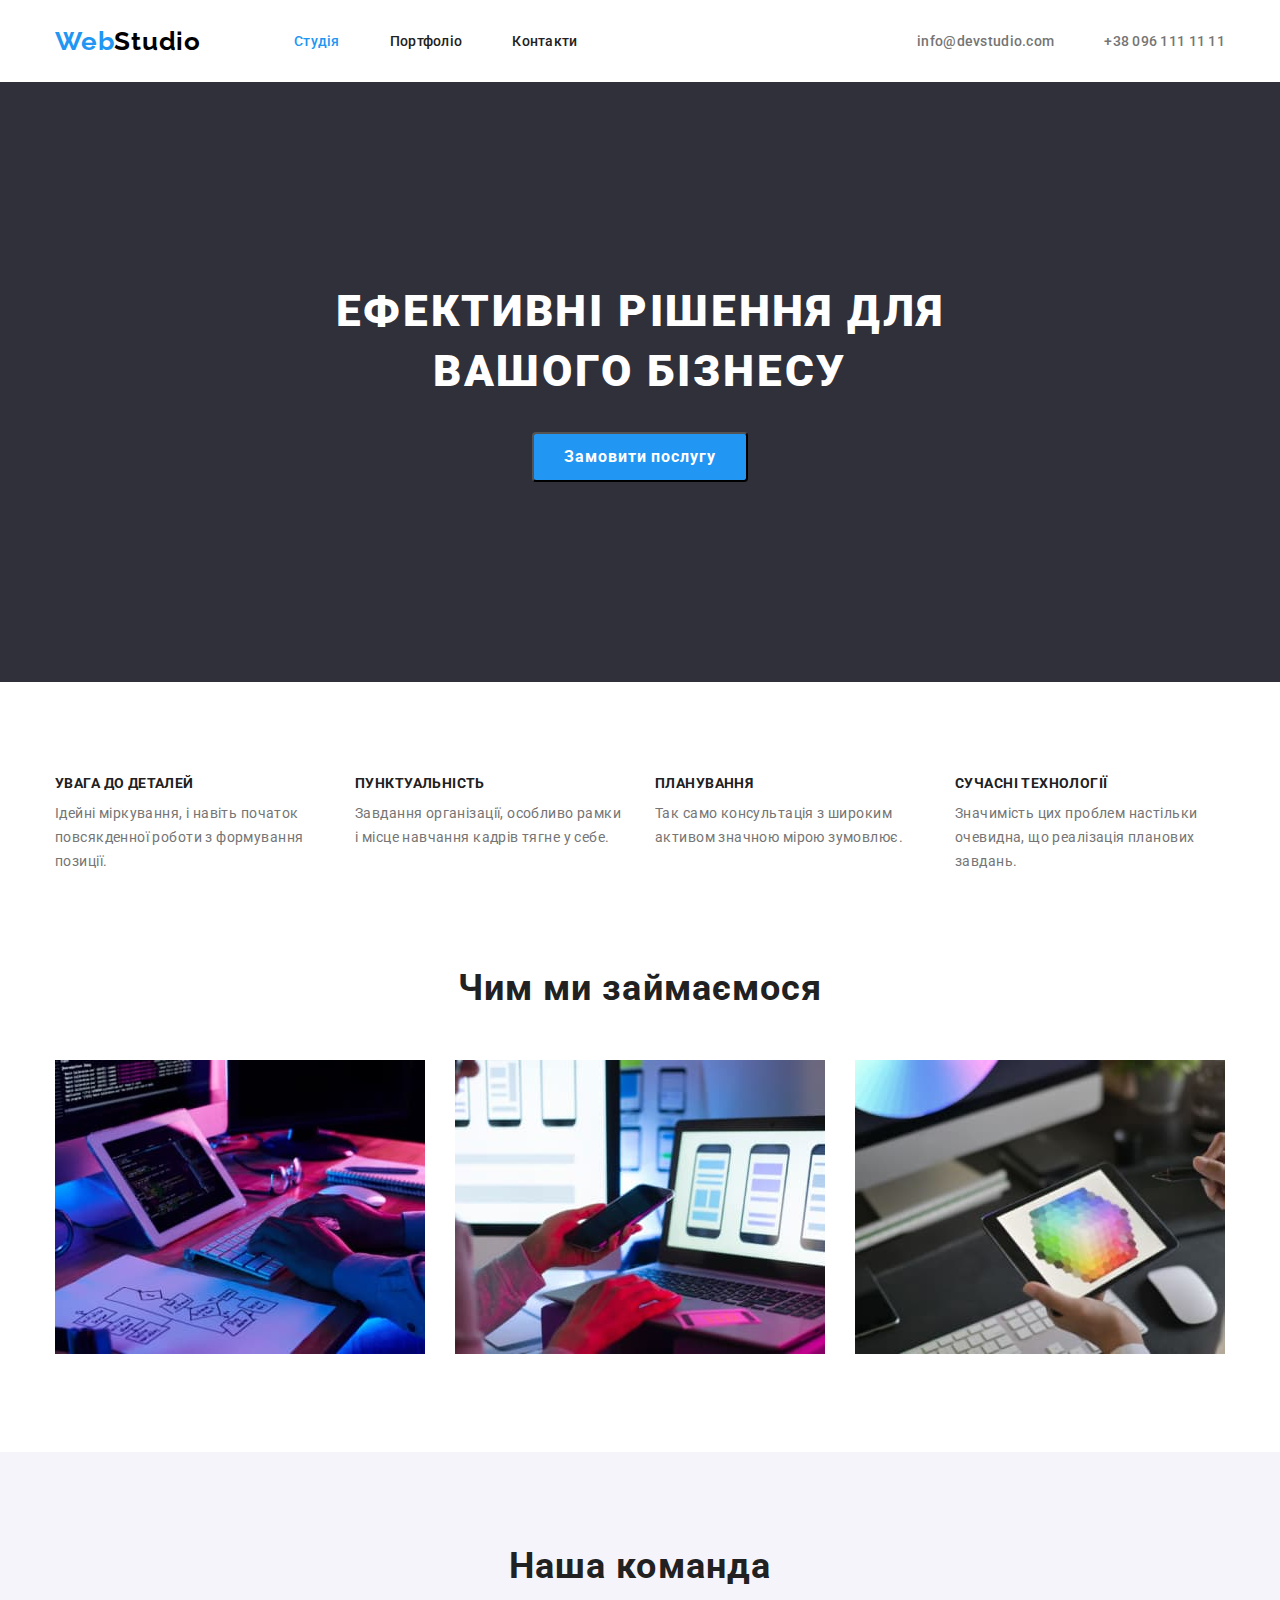
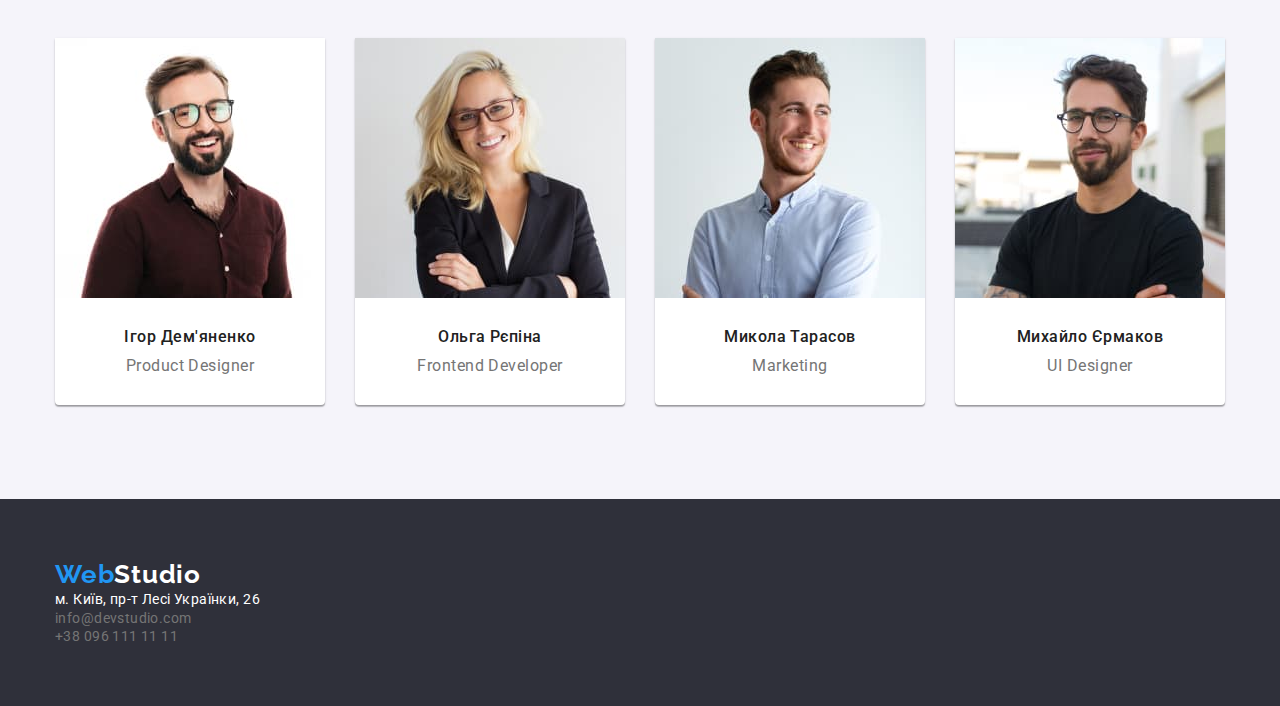
<file: index.html>
<!DOCTYPE html>
<html lang="uk">
    <head>
        <meta charset="UTF-8">
        <meta http-equiv="X-UA-Compatible" content="IE=edge">
        <meta name="viewport" content="width=device-width, initial-scale=1.0">
        <title>Document</title>
        <link rel="preconnect" href="https://fonts.googleapis.com">
        <link rel="preconnect" href="https://fonts.gstatic.com" crossorigin>
        <link href="https://fonts.googleapis.com/css2?family=Raleway:wght@700&family=Roboto:wght@400;500;700;900&display=swap"
            rel="stylesheet">
        <link rel="stylesheet" href="https://cdnjs.cloudflare.com/ajax/libs/modern-normalize/1.1.0/modern-normalize.min.css">
        <link rel="stylesheet" href="./css/styles.css">
    </head>
    
    <body>
        <!--  ----------------HEADER-------------------- -->
        <header class="header">
            <div class="container">
                <nav class="header-nav">
                    <a href="./index.html" class="header-logo"><span class="logo-part">Web</span>Studio</a>
                    <ul class="header-list">
                        <li class="header-item"><a href="./index.html" class="link current">Студія</a></li>
                        <li class="header-item"><a href="./portfolio.html" class="link">Портфоліо</a></li>
                        <li class="header-item"><a href="" class="link">Контакти</a></li>
                    </ul>
                </nav>
                <ul class="header-contacts">
                    <li><a href="mailto:info@devstudio.com" class="link mail">info@devstudio.com</a></li>
                    <li><a href="tel:+380961111111" class="link tel-link">+38 096 111 11 11</a></li>
                </ul>
            </div>
        </header>
        <main>
            <!-- ----------------ORDER SECTION-------------------- -->
            <section class="order">
                <h1 class="order-title">Ефективні рішення для вашого бізнесу</h1>
                <button type="button" class="btn">Замовити послугу</button>
            </section>
            <!-- -----------------FEATURES SECTION--------------  -->
            <section class="features">
                <div class="container">
                    <h2 class="visually-hidden">наші особливості</h2>
                    <ul class="features-list">
                        <li class="features-item">
                            <h3 class="title">увага до деталей</h3>
                            <p class="text">Ідейні міркування, і навіть початок повсякденної роботи з формування позиції.</p>
                        </li>
                        <li class="features-item">
                            <h3 class="title">пунктуальність</h3>
                            <p class="text">Завдання організації, особливо рамки і місце навчання кадрів тягне у себе.</p>
                        </li>
                        <li class="features-item">
                            <h3 class="title">планування</h3>
                            <p class="text">Так само консультація з широким активом значною мірою зумовлює.</p>
                        </li>
                        <li class="features-item">
                            <h3 class="title">сучасні технології</h3>
                            <p class="text">Значимість цих проблем настільки очевидна, що реалізація планових завдань.</p>
                        </li>
                    </ul>
                </div>
            </section>
            <!-- -----------------WORK SECTION---------------- -->
            <section class="works">
                <div  class="container">
                    <h2 class="works-title">Чим ми займаємося</h2>
                    <ul class="works-list">
                        <li class="works-img">
                            <img src="./image/img-1.jpg" alt="програміст працює на робочому столі" width="370">
                        </li>
                        <li class="works-img">
                            <img src="./image/img-2.jpg"
                                alt="дизайнери веб-інтерфейсу розробляють програми для смартфонів та працюють над інтерфейсом смартфонів"
                                width="370">
                        </li>
                        <li class="works-img">
                            <img src="./image/img-3.jpg"
                                alt="креативний художник веб-дизайнер із робочим графічним планшетом вибирає кольори" width="370">
                        </li>
                    </ul>
                </div>
            </section>
            <!-- -------------------TEAM SECTION-------------- -->
            <section class="team">
                <div class="container">
                    <h2 class="team-title">Наша команда</h2>
                    <ul class="team-title-list">
                        <li class="team-item">
                            <img src="./image/img-4.jpg" alt="Ігор Дем'яненко" class="team-img" width="270">
                            <h3 class="name">Ігор Дем'яненко</h3>
                            <p class="description">Product Designer</p>
                        </li>
                        <li class="team-item">
                            <img src="./image/img-5.jpg" alt="Ольга Рєпіна" class="team-img" width="270">
                            <h3 class="name">Ольга Рєпіна</h3>
                            <p class="description">Frontend Developer</p>
                        </li>
                        <li class="team-item">
                            <img src="./image/img-6.jpg" alt="Микола Тарасов" class="team-img" width="270">
                            <h3 class="name">Микола Тарасов</h3>
                            <p class="description">Marketing</p>
                        </li>
                        <li class="team-item">
                            <img src="./image/img-7.jpg" alt="Михайло Єрмаков" class="team-img" width="270">
                            <h3 class="name">Михайло Єрмаков</h3>
                            <p class="description">UI Designer</p>
                        </li>
                    </ul>
                </div>
            </section>
        </main>
        <!-----------------FOOTER----------------------- -->
        <footer class="footer">
            <div class="container">
                <a href="./index.html" class="footer-logo"><span class="logo-part">Web</span>Studio</a>
                <address class="footer-address">
                    <ul class="footer-list">
                        <li><a href="https://www.google.com/maps/place/бул.+Леси+Украинки,+26,+Киев,+02000/@50.4265807,30.5361971,17z/data=!3m1!4b1!4m5!3m4!1s0x40d4cf0e033ecbe9:0x57a4dffefec77da0!8m2!3d50.4265807!4d30.5383858"
                                target="_blank" rel="noreferrer noopener nofollow" class="link">м. Київ, пр-т Лесі Українки, 26</a></li>
                        <li><a href="mailto:info@devstudio.com" class="footer-mail">info@devstudio.com</a></li>
                        <li><a href="tel:+380961111111" class="footer-tel">+38 096 111 11 11</a></li>
                    </ul>
                </address>
            </div>
        </footer>
    </body>
</html>
</file>
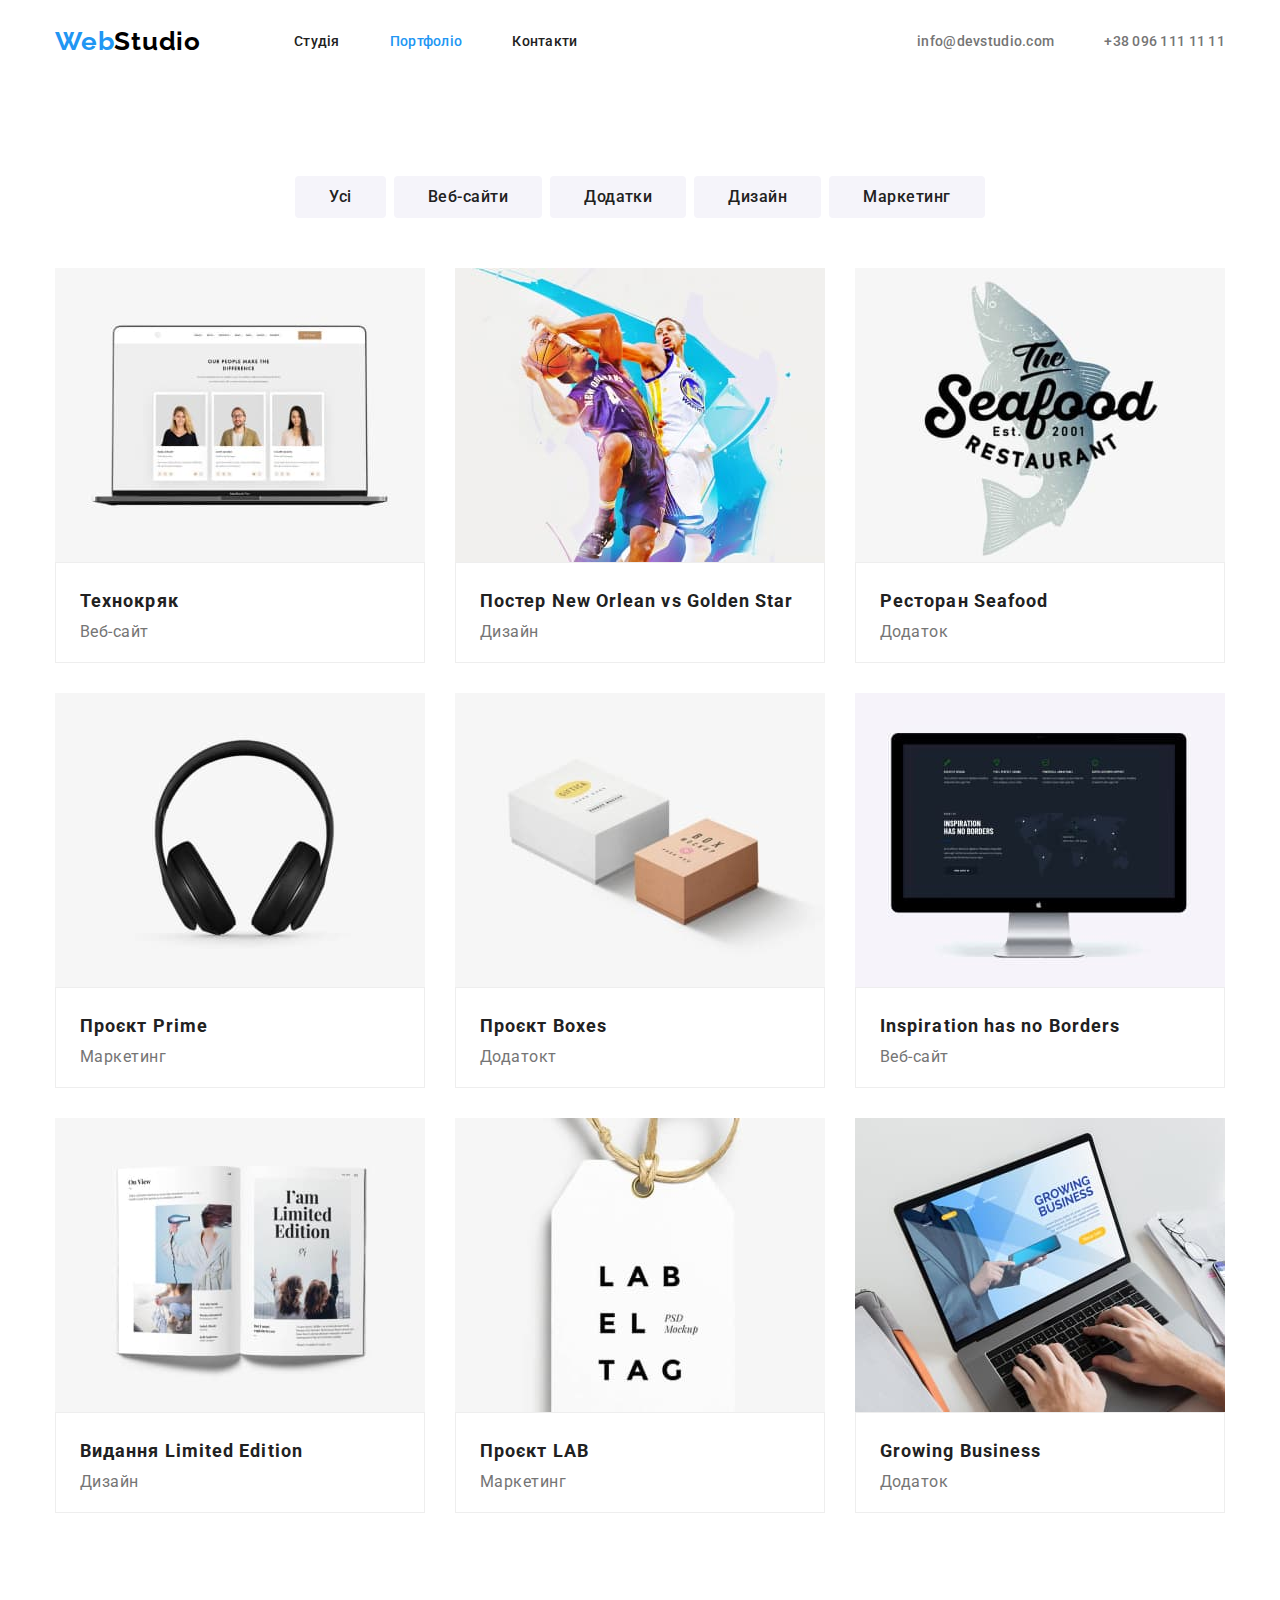
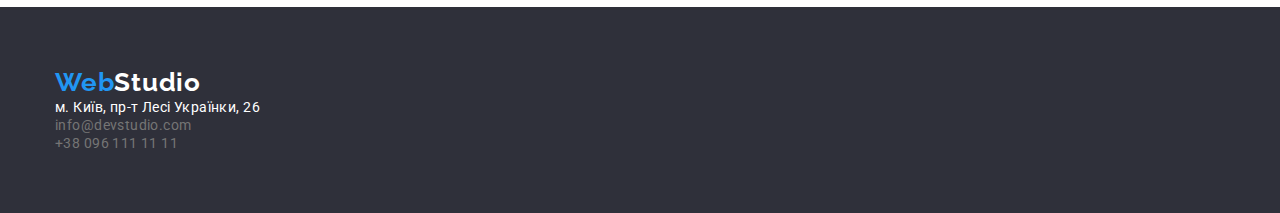
<file: portfolio.html>
<!DOCTYPE html>
<html lang="uk">
<head>
    <meta charset="UTF-8">
    <meta http-equiv="X-UA-Compatible" content="IE=edge">
    <meta name="viewport" content="width=device-width, initial-scale=1.0">
    <title>Document</title>
    <link rel="preconnect" href="https://fonts.googleapis.com">
    <link rel="preconnect" href="https://fonts.gstatic.com" crossorigin>
    <link href="https://fonts.googleapis.com/css2?family=Raleway:wght@700&family=Roboto:wght@400;500;700;900&display=swap"
        rel="stylesheet">
    <link rel="stylesheet" href="https://cdnjs.cloudflare.com/ajax/libs/modern-normalize/1.1.0/modern-normalize.min.css">
    <link rel="stylesheet" href="./css/styles.css">
</head>
<body>
    <!--  ----------------HEADER-------------------- -->
    <header class="header">
        <div class="container">
            <nav class="header-nav">
                <a href="./index.html" class="header-logo"><span class="logo-part">Web</span>Studio</a>
                <ul class="header-list">
                    <li class="header-item"><a href="./index.html" class="link">Студія</a></li>
                    <li class="header-item"><a href="./portfolio.html" class="link current">Портфоліо</a></li>
                    <li class="header-item"><a href="" class="link">Контакти</a></li>
                </ul>
            </nav>
            <ul class="header-contacts">
                <li><a href="mailto:info@devstudio.com" class="link">info@devstudio.com</a></li>
                <li><a href="tel:+380961111111" class="link tel-link">+38 096 111 11 11</a></li>
            </ul>
        </div>
    </header>
    <main>
    <!-- ------------------------PORTFOLIO------------- -->
       <section class="portfolio">
        <div class="container">
            <h1 class="visually-hidden">Портфоліо</h1>
            <ul class="portfolio-filter">
                <li><button type="button" class="btn all">Усі</button></li>
                <li><button type="button" class="btn web">Веб-сайти</button></li>
                <li><button type="button" class="btn app">Додатки</button></li>
                <li><button type="button" class="btn dis">Дизайн</button></li>
                <li><button type="button" class="btn mark">Маркетинг</button></li>
            </ul>
            <ul class="portfolio-list">
                <li class="portfolio-item">
                    <a href="#"><img src="./image/portf-1.jpg" alt="зображення веб-сайту" width="370"
                            class="portfolio-image">
                        <div class="portf-card">
                            <h2 class="image-title">Технокряк</h2>
                            <p class="text">Веб-сайт</p>
                        </div>
                    </a>
                </li>
                <li class="portfolio-item">
                    <a href="#"><img src="./image/portf-2.jpg" alt="два гравця грають у баскетбол" width="370"
                            class="portfolio-image">
                       <div class="portf-card">
                        <h2 class="image-title">Постер New Orlean vs Golden Star</h2>
                        <p class="text">Дизайн</p>
                       </div>
                    </a>
                </li>
                <li class="portfolio-item">
                    <a href="#"><img src="./image/portf-3.jpg" alt="лого ресторану з зображенням риби і тексту" width="370"
                            class="portfolio-image">
                        <div class="portf-card">
                            <h2 class="image-title">Ресторан Seafood</h2>
                            <p class="text">Додаток</p>
                        </div>
                    </a>
                </li>
                <li class="portfolio-item">
                    <a href="#"></a><img src="./image/portf-4.jpg" alt="навушники" width="370" class="portfolio-image">
                       <div class="portf-card">
                        <h2 class="image-title">Проєкт Prime</h2>
                        <p class="text">Маркетинг</p>
                       </div>
                    </a>
                </li>
                <li class="portfolio-item">
                    <a href="#"><img src="./image/portf-5.jpg" alt="коробки" width="370" class="portfolio-image">
                       <div class="portf-card">
                        <h2 class="image-title">Проєкт Boxes</h2>
                        <p class="text">Додатокт</p>
                       </div>
                    </a>
                </li>
                <li class="portfolio-item">
                    <a href="#"><img src="./image/portf-6.jpg" alt="монітор" width="370" class="portfolio-image">
                       <div class="portf-card">
                        <h2 class="image-title">Inspiration has no Borders</h2>
                        <p class="text">Веб-сайт</p>
                       </div>
                    </a>
                </li>
                <li class="portfolio-item">
                    <a href="#"><img src="./image/portf-7.jpg" alt="розкриті сторінки журналу" width="370" class="portfolio-image">
                        <div class="portf-card">
                            <h2 class="image-title">Видання Limited Edition</h2>
                            <p class="text">Дизайн</p>
                        </div>
                    </a>
                </li>
                <li class="portfolio-item">
                    <a href="#"><img src="./image/portf-8.jpg" alt="бірка" width="370" class="portfolio-image">
                       <div class="portf-card">
                        <h2 class="image-title">Проєкт LAB</h2>
                        <p class="text">Маркетинг</p>
                       </div>
                    </a>
                </li>
                <li class="portfolio-item">
                    <a href="#"><img src="./image/portf-9.jpg" alt="робочий стіл з ноутбуком, документами, окулярами" width="370"
                            class="portfolio-image">
                       <div class="portf-card">
                        <h2 class="image-title">Growing Business</h2>
                        <p class="text">Додаток</p>
                       </div>
                    </a>
                </li>
            </ul>
        </div>
       </section>
    </main>
    <!-- ---------------FOOTER----------------------- -->
    <footer class="footer">
        <div class="container">
            <a href="./index.html" class="footer-logo"><span class="logo-part">Web</span>Studio</a>
            <address class="footer-address">
                <ul class="footer-list">
                    <li><a href="https://www.google.com/maps/place/бул.+Леси+Украинки,+26,+Киев,+02000/@50.4265807,30.5361971,17z/data=!3m1!4b1!4m5!3m4!1s0x40d4cf0e033ecbe9:0x57a4dffefec77da0!8m2!3d50.4265807!4d30.5383858"
                            target="_blank" rel="noreferrer noopener nofollow" class="link">м. Київ, пр-т Лесі Українки, 26</a></li>
                    <li><a href="mailto:info@devstudio.com" class="footer-mail">info@devstudio.com</a></li>
                    <li><a href="tel:+380961111111" class="footer-tel">+38 096 111 11 11</a></li>
                </ul>
            </address>
        </div>
    </footer>
</body>
</html>
</file>
<file: css/styles.css>
:root {
    --primary-text-color: #757575;
    --title-text-color: #212121;
    --accent-color: #2196F3;
    --primary-white-color: #F5F5F5;
    --logo-color: #000000;
    --primary-white-title-color: #FFFFFF;
    --primary-dark-color: #2F303A;
    --background-color: #F5F4FA;
    --background-btn: #188CE8;
    --border-color: #EEEEEE;
}





h1, h2, h3, h4, h5, h6, ul, p {
    margin: 0;
}

ul {
padding-left: 0;
}

body {
    font-family: Roboto, sans-serif;
    color: var(--title-text-color);
    background-color: var(--primary-white-title-color);
}

.container {
    width: 1200px;
    margin: 0 auto;
    padding-left: 15px;
    padding-right: 15px;
}
 
/*   ----------------HEADER--------------------   */

.header-logo .logo-part {
    color: var(--accent-color);
    font-family: Raleway;
    font-weight: 700;
    font-size: 26px;
    line-height: 1.19;
    letter-spacing: 0.03em;
}
.header-logo {
    color: var(--logo-color);
    font-family: Raleway;
    font-weight: 700;
    font-size: 26px;
    line-height: 1.19;
    letter-spacing: 0.03em;
    margin-right: 93px;
    display: block;
}

.header {
    background-color: var(--primary-white-title-color);
}

.header .container, .header-nav, .header-list, .header-contacts {
    display: flex;
    align-items: center;
}

.header-item, .header-contacts > .link {
    display: block;
    padding-top: 32px;
    padding-bottom: 32px;
}

li {
    list-style-type: none;
}

a {
    text-decoration: none;
}

.header-item:not(:first-child) {
    margin-left: 50px;
}

.header-contacts {
    margin-left: auto;
}

.tel-link {
    margin-left: 50px;
}

.header-list .link {
    color: var(--title-text-color);
    font-weight: 500;
    font-size: 14px;
    line-height: 1.14;
    letter-spacing: 0.02em;
    text-decoration: none;
}
.header-list .link:hover,
.header-list .link:focus,
.header-list .link.current {
    color: var(--accent-color);
}

.header-contacts .link:hover,
.header-contacts .link:focus {
    color: var(--accent-color);
    font-weight: 500;
    font-size: 14px;
    line-height: 1.14;
    letter-spacing: 0.02em;
}

.header-contacts .link {
    color: var(--primary-text-color);
    font-weight: 500;
    font-size: 14px;
    line-height: 1.14;
    letter-spacing: 0.02em;
    text-decoration: none;
}

/* ----------------ORDER SECTION--------------------   */


.order {
    background-color: var(--primary-dark-color);
    padding-top: 200px;
    padding-bottom: 200px;
    text-align: center;
}

.btn {
    cursor: pointer;
    font-family: inherit;
    border-radius: 4px;
}

.order-title {
    color: var(--primary-white-title-color);
    font-weight: 900;
    font-size: 44px;
    line-height: 1.36;
    text-align: center;
    letter-spacing: 0.06em;
    text-transform: uppercase;
    margin-bottom: 30px;
    max-width: 696px;
    margin-left: auto;
    margin-right: auto;
}


.order .btn {
    color: var(--primary-white-title-color);
    background-color: var(--accent-color);
    font-weight: 700;
    font-size: 16px;
    line-height: 1.88;
    text-align: center;
    letter-spacing: 0.06em;
    width: 216px;
    height: 50px;
}


.order .btn:hover, .order .btn:focus {
    background-color: var(--background-btn);
}



/*   -----------------FEATURES SECTION--------------   */

.features {
    padding-top: 94px;
    padding-bottom: 47px;
}

.features-list, .works-list, .team-title-list {
    display: flex;
    flex-wrap: wrap;
    gap: 30px;
}

.features-item {
    flex-basis: calc((100% - 3 * 30px) / 4);
}

.visually-hidden {
    position: absolute;
    white-space: nowrap;
    width: 1px;
    height: 1px;
    overflow: hidden;
    border: 0;
    padding: 0;
    clip: rect(0 0 0 0);
    clip-path: inset(50%);
    margin: -1px;
}

.features-item > .title {
    color: var(--title-text-color);
    font-weight: 700;
    font-size: 14px;
    line-height: 1.14;
    letter-spacing: 0.03em;
    text-transform: uppercase;
    margin-bottom: 10px;
}


.features-item > .text {
    color: var(--primary-text-color);
    font-weight: 400;
    font-size: 14px;
    line-height: 1.71;
    letter-spacing: 0.03em;
}

/*   -----------------WORK SECTION----------------   */

.works {
    padding-top: 47px;
    padding-bottom: 94px;
}

.works-title, .team-title {
    color: var(--title-text-color);
    font-weight: 700;
    font-size: 36px;
    line-height: 1.16;
    text-align: center;
    letter-spacing: 0.03em;
    margin-bottom: 50px;
   
}

.works-img {
    flex-basis: calc((100% - 3 * 20px) / 3);
    display: block;
    width: 100%;
}

/*   -------------------TEAM SECTION--------------  */


.team {
    background-color: var(--background-color);
    padding-top: 94px;
    padding-bottom: 94px;
}


.team-item {
    background-color: var(--primary-white-title-color);
    box-shadow: 0px 1px 3px rgba(0, 0, 0, 0.12), 0px 1px 1px rgba(0, 0, 0, 0.14), 0px 2px 1px rgba(0, 0, 0, 0.2);
    border-radius: 0px 0px 4px 4px;
    flex-basis: calc((100% - 90px) / 4);
    padding-bottom: 30px;
}

 .team-img {
    margin-bottom: 30px;
    display: block;
    width: 100%;
 }

.team-title {
    margin-bottom: 50px;
}

.team-title-list .name {
    color: var(--title-text-color);
    font-weight: 500;
    font-size: 16px;
    line-height: 1.18;
    text-align: center;
    letter-spacing: 0.03em;
    margin-bottom: 10px;
}
.team-title-list .description {
    color: var(--primary-text-color);
    font-weight: 400;
    font-size: 16px;
    line-height: 1.18;
    text-align: center;
    letter-spacing: 0.03em;
}

/*-----------------------PORTFOLIO-------------*/


.portfolio {
    padding-bottom: 94px;
    padding-top: 94px;
}

.portfolio-filter {
    display: flex;
    justify-content: center;
    gap: 8px;
    margin-bottom: 50px;
}


.portfolio-filter .btn {
    color: var(--title-text-color);
    background-color: var(--background-color);
    font-weight: 500;
    font-size: 16px;
    line-height: 1.6;
    text-align: center;
    letter-spacing: 0.03em;
    padding: 6px 32px;
    border-color: transparent;
    border-radius: 4px;
}

.all {
    padding: 6px 25px;
    min-width: 73px;
}

.web {
    min-width: 125px;
}

.app {
    min-width: 112px;
}

.dis {
    min-width: 103px;
}

.mark {
    min-width: 130px;
}


.portfolio-list {
    display: flex;  
    flex-wrap: wrap;
    gap: 30px;
}

.portfolio-image {
    display: block;
}

.portf-card {
    padding: 20px 24px 20px 24px;
    border: 1px solid var(--border-color);
}

.portfolio-filter .btn:hover,
.portfolio-filter .btn:focus {
    color:var(--primary-white-title-color);
    background-color: var(--accent-color);
}


.portfolio .image-title {
    color: var(--title-text-color);
    font-weight: 700;
    font-size: 18px;
    line-height: 2;
    letter-spacing: 0.06em;
    margin-bottom: 4px;
}
.portfolio .text {
    color: var(--primary-text-color);
    font-weight: 400;
    font-size: 16px;
    line-height: 1.18;
    letter-spacing: 0.03em;
}

/* ---------------FOOTER-----------------------   */

.footer {
    padding-top: 60px;
    padding-bottom: 60px;
    background-color: var(--primary-dark-color);
}

.footer-logo .logo-part {
    color: var(--accent-color);
    font-family: Raleway;
    font-weight: 700;
    font-size: 26px;
    line-height: 1.19;
    letter-spacing: 0.03em;
}

.footer-logo {
    color: var(--primary-white-title-color);
    font-family: Raleway;
    font-weight: 700;
    font-size: 26px;
    line-height: 1.19;
    letter-spacing: 0.03em;
    margin-bottom: 20px;
}

.footer-address {
    font-style: normal;
}

.footer .link {
    color: var(--primary-white-title-color);
    font-size: 14px;
    line-height: 1,71;
    letter-spacing: 0.03em;
    text-decoration: none;
    margin-bottom: 9px;
}
.footer .link:hover, .footer .link:focus, 
.footer .footer-mail:hover, .footer .footer-mail:focus,
.footer .footer-tel:hover, .footer .footer-tel:focus {
    color: var(--accent-color);
}

.footer-mail {
    margin-bottom: 9px;
}

.footer-mail, .footer-tel {
    color: var(--primary-text-color);
    font-weight: 400;
    font-size: 14px;
    line-height: 1, 71;
    letter-spacing: 0.03em;
    text-decoration: none;
}
</file>
